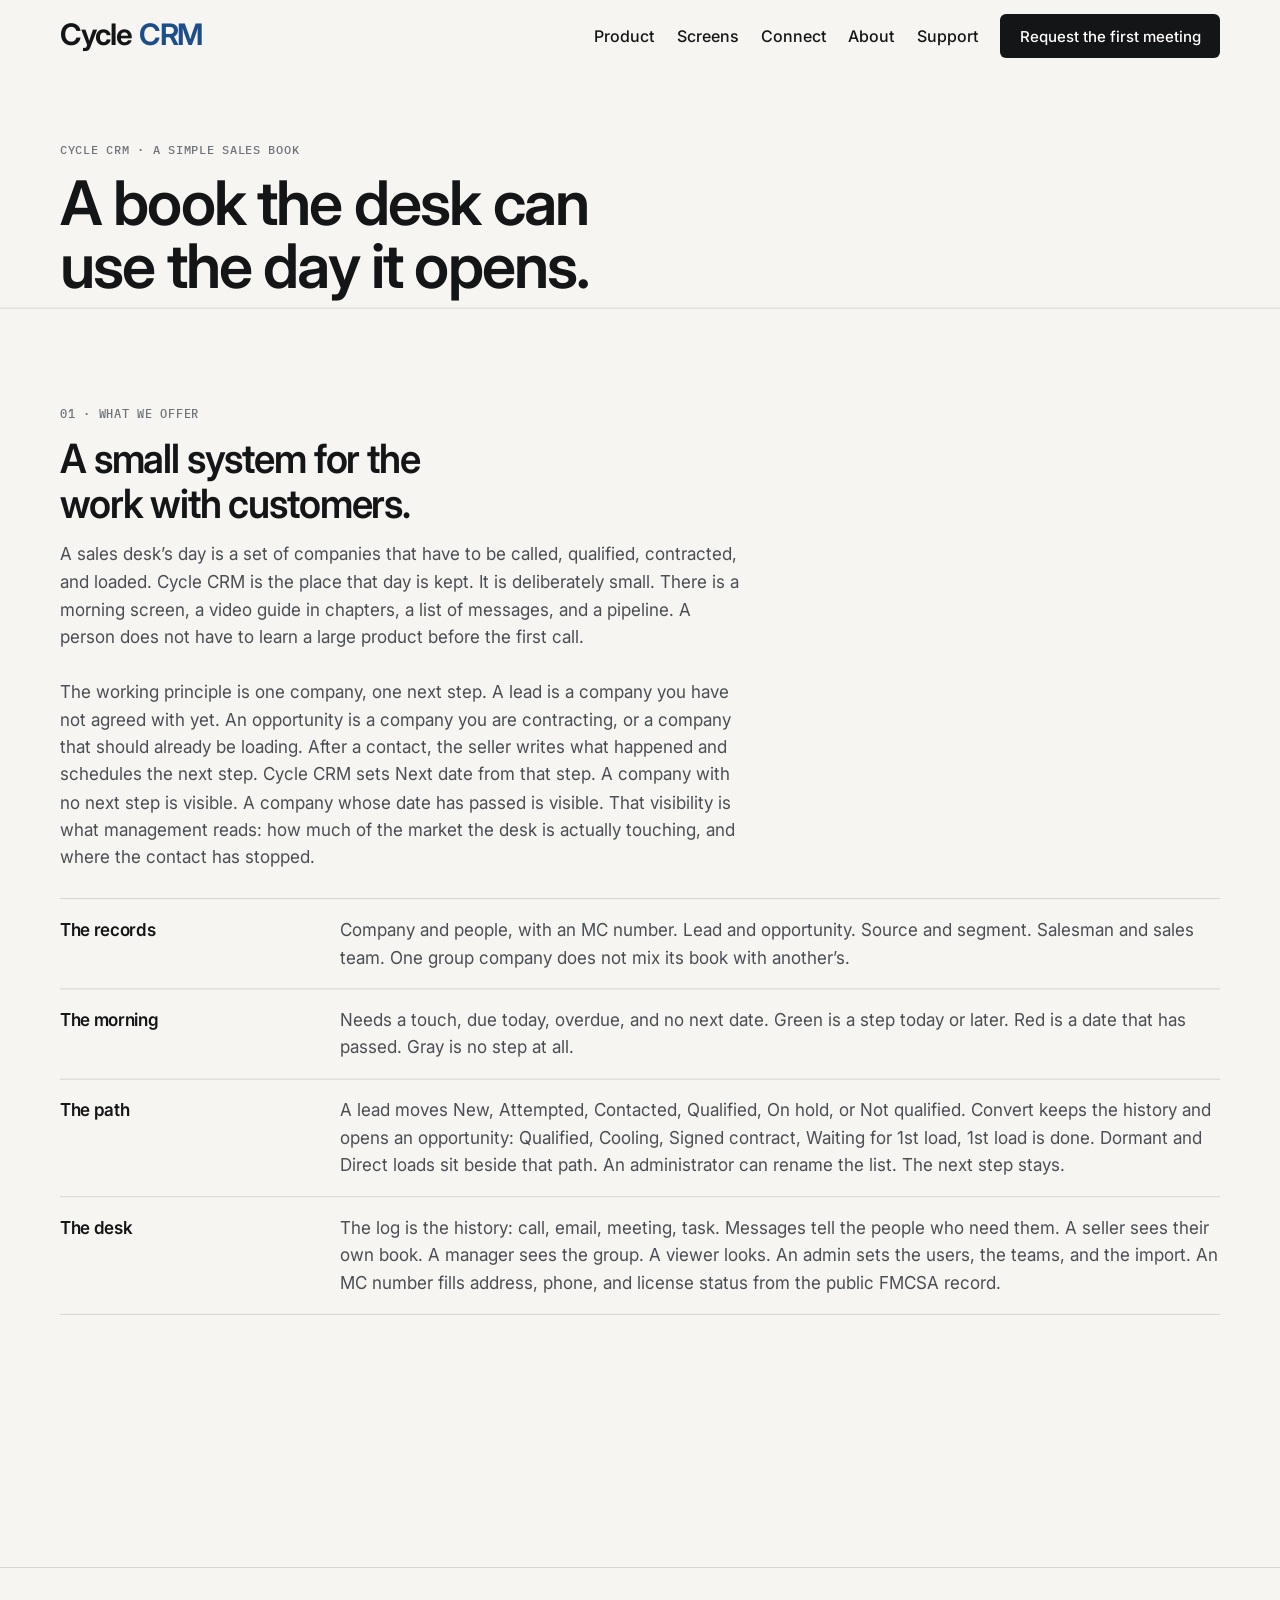
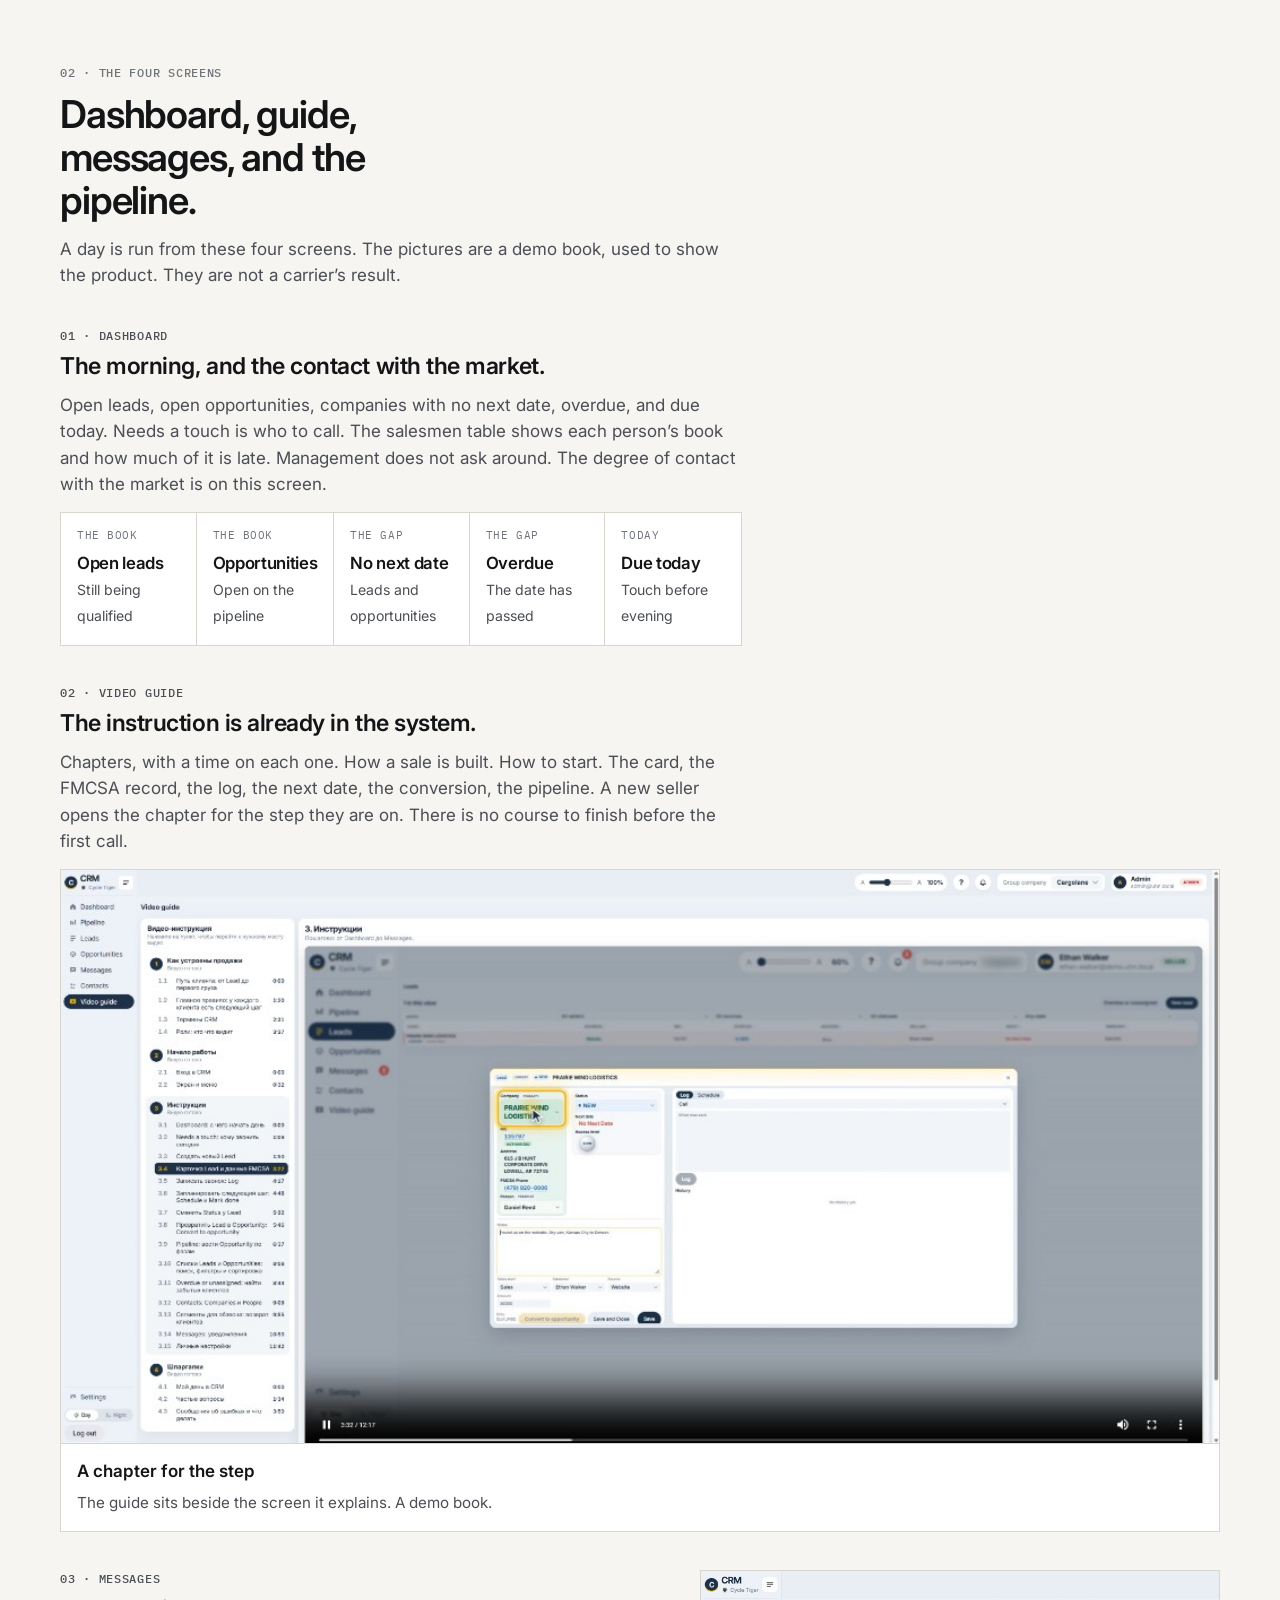
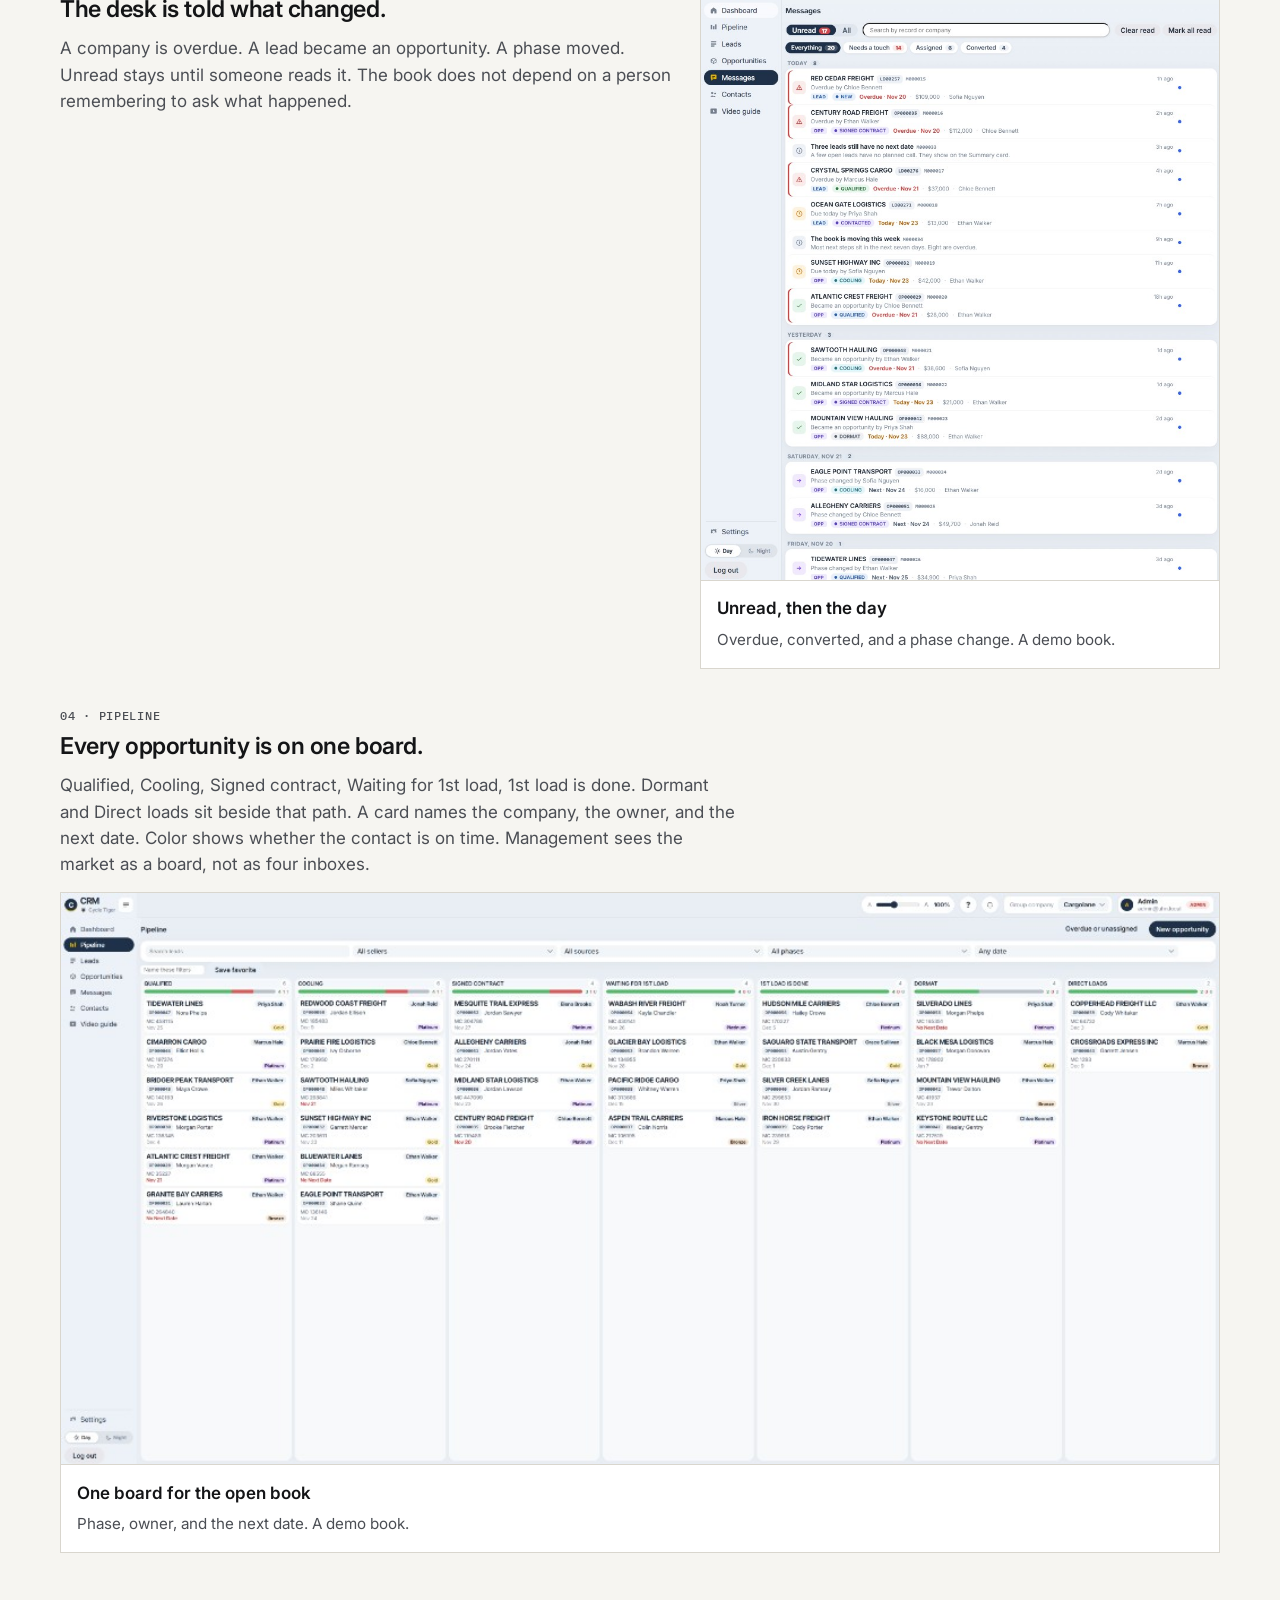
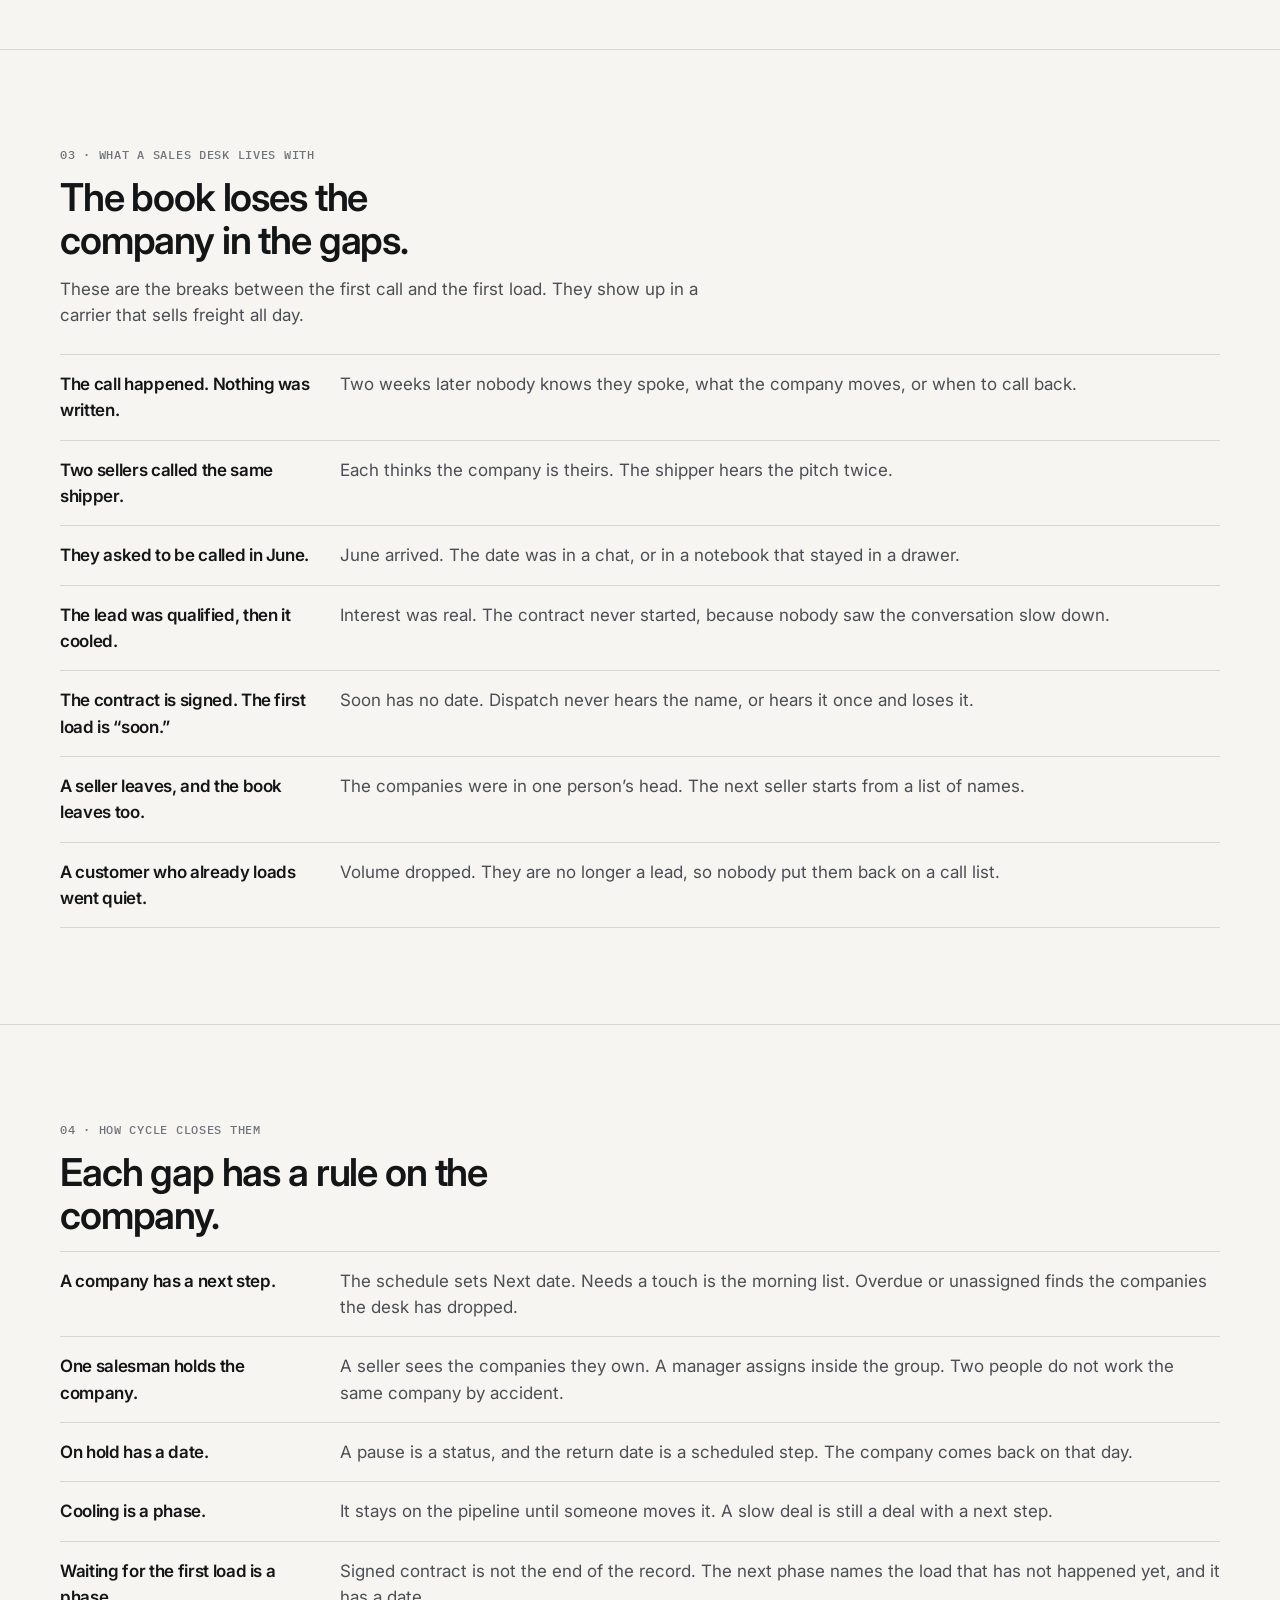
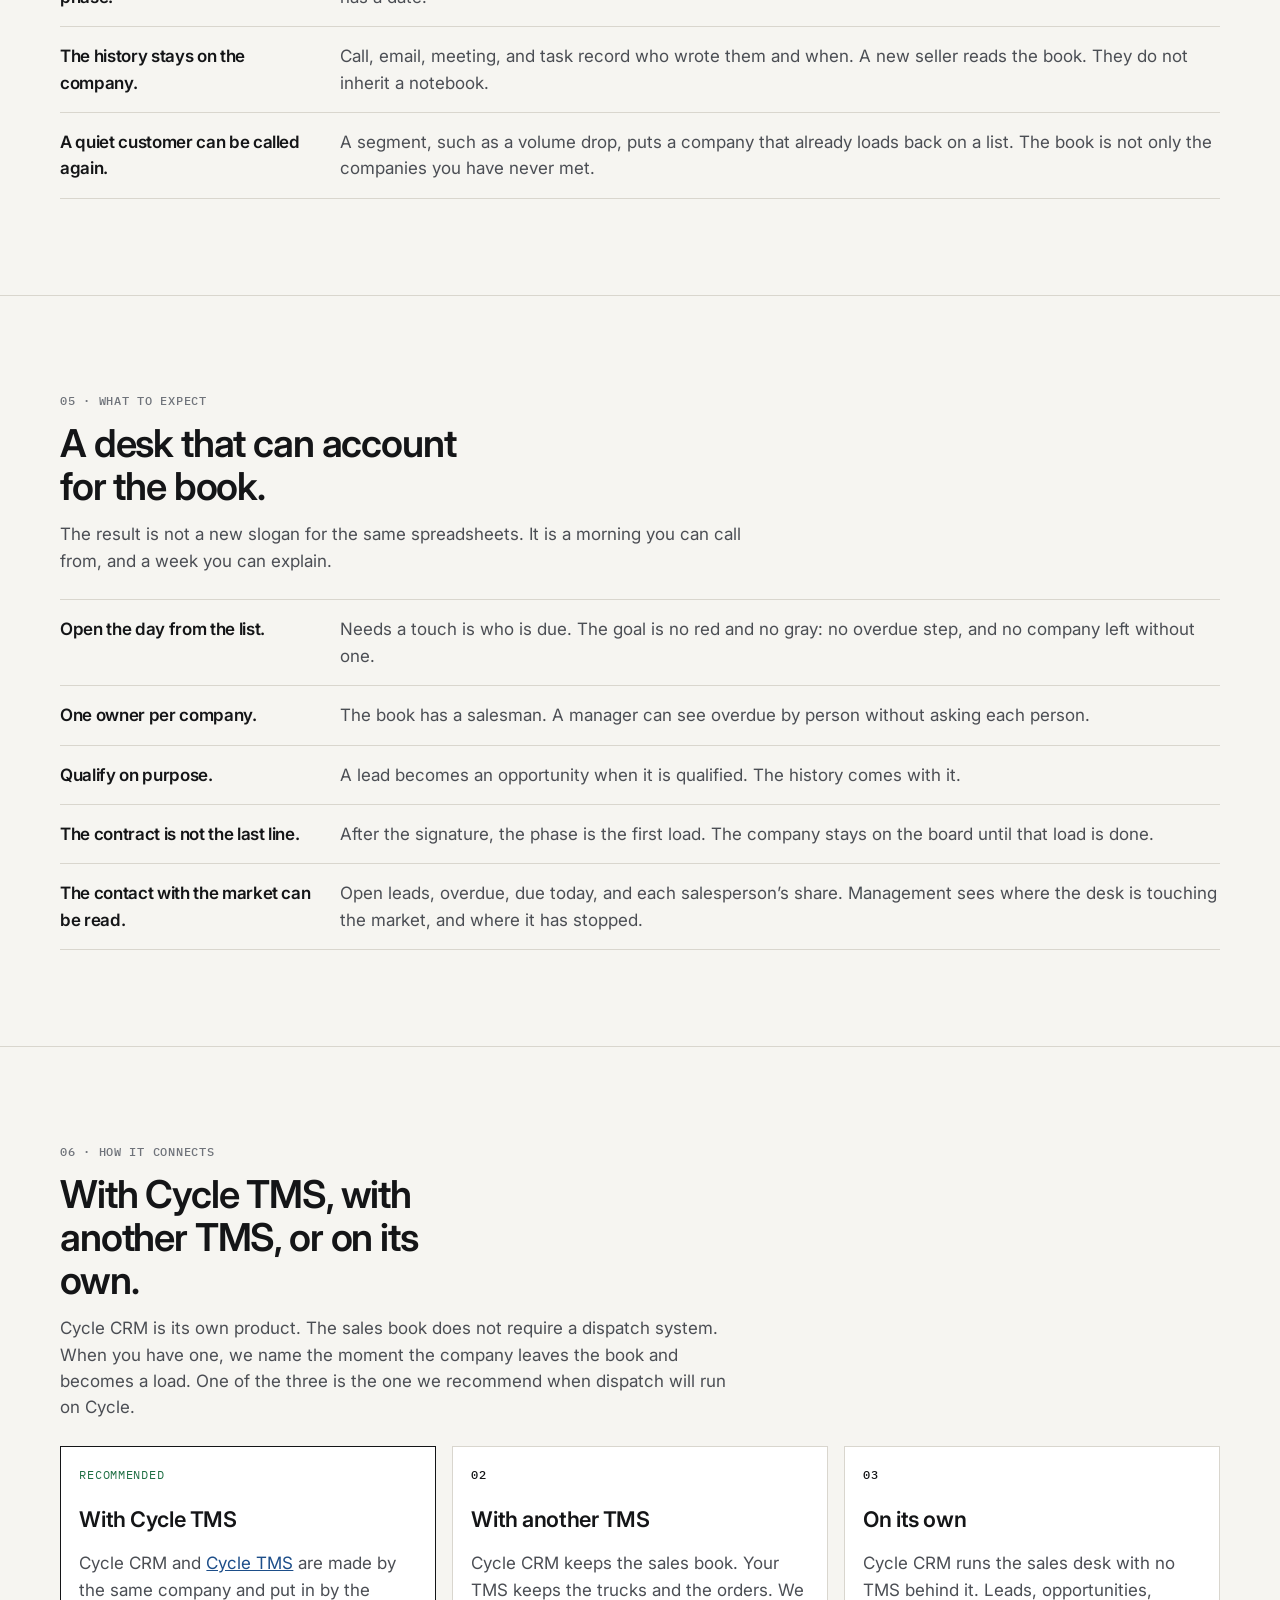
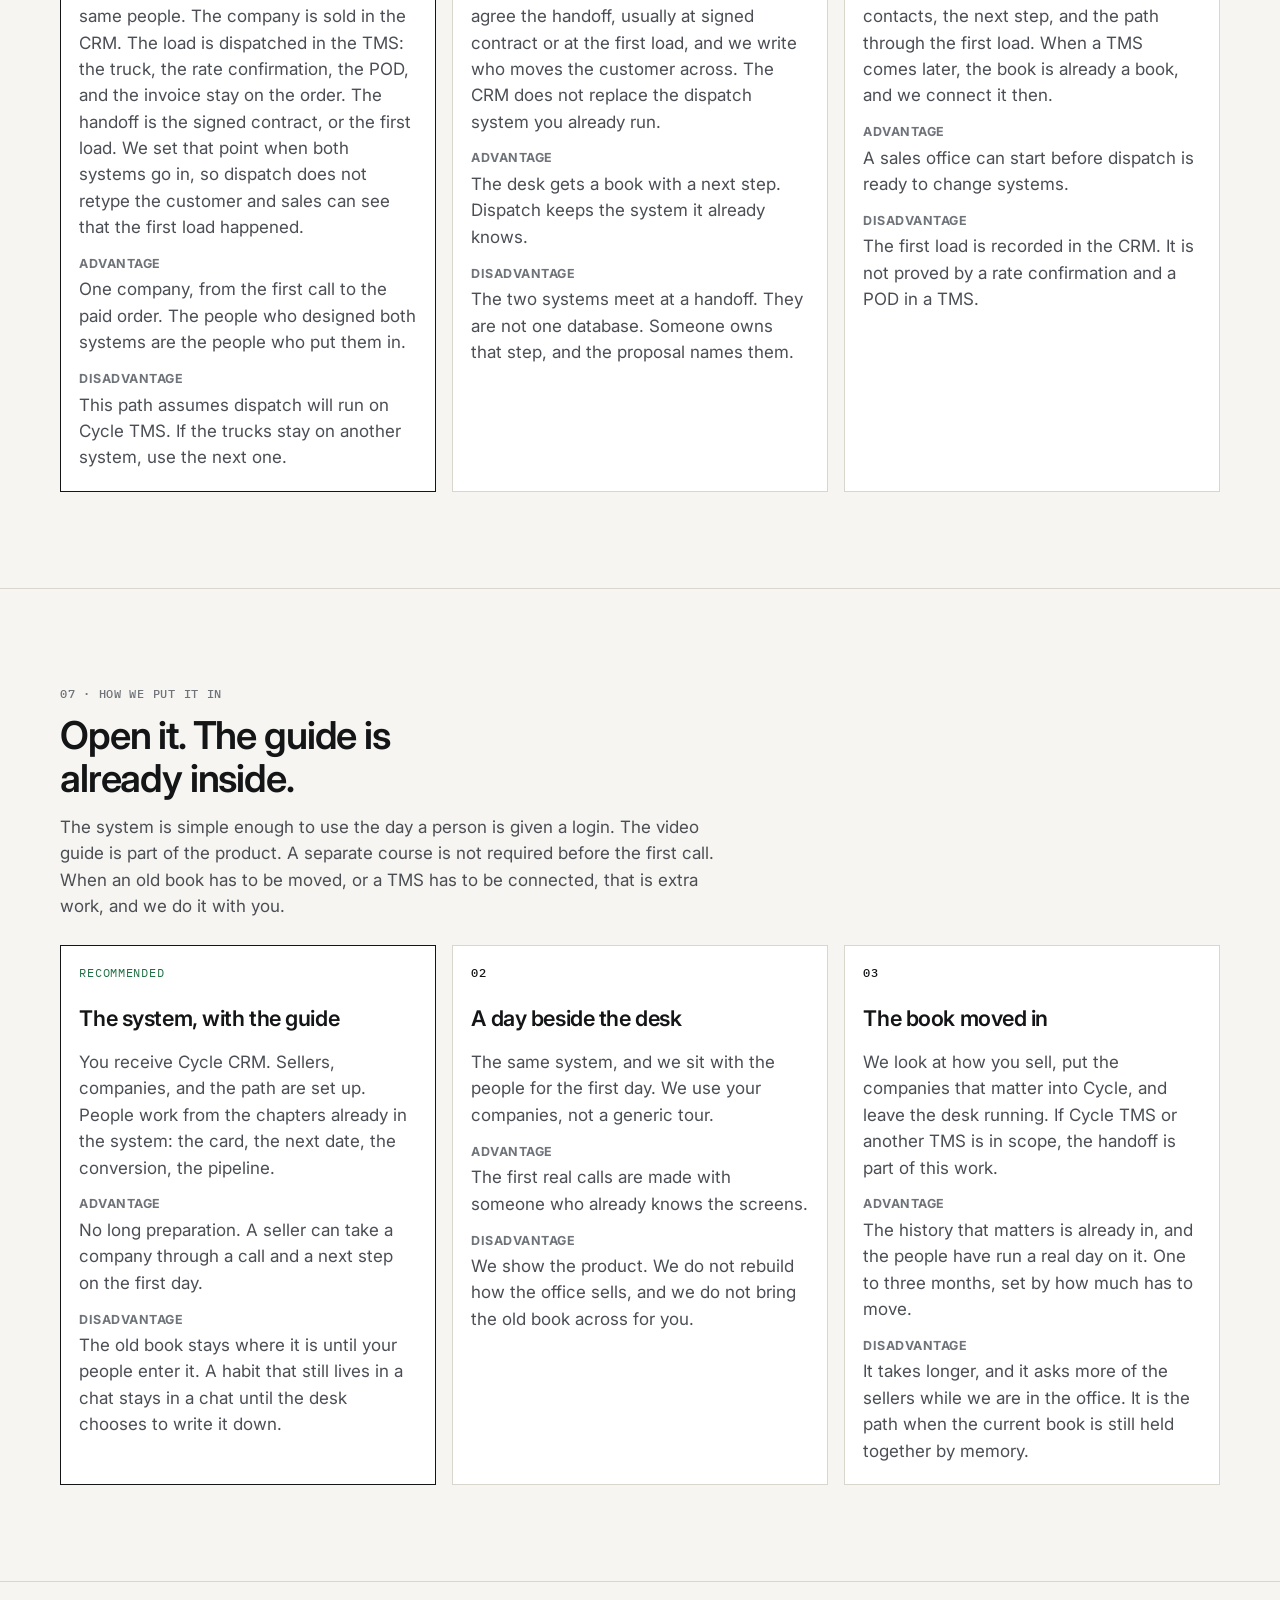
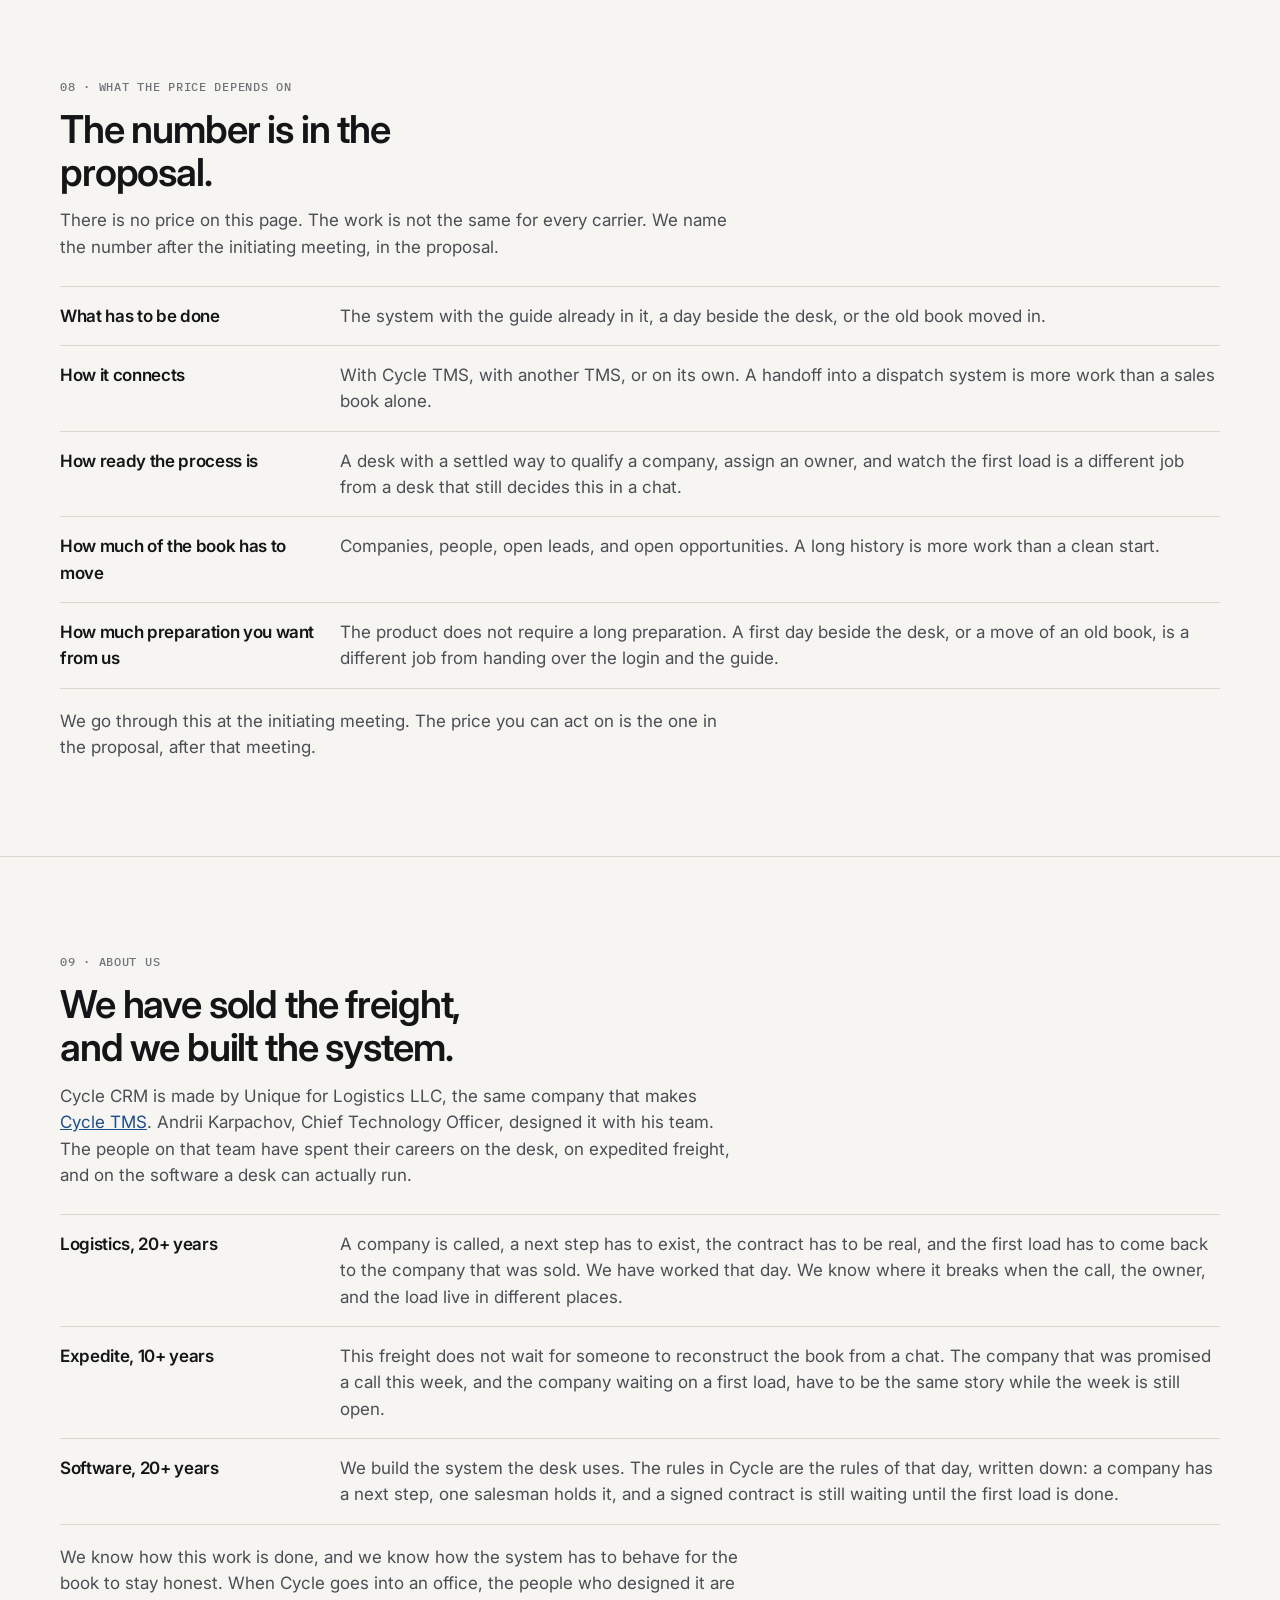
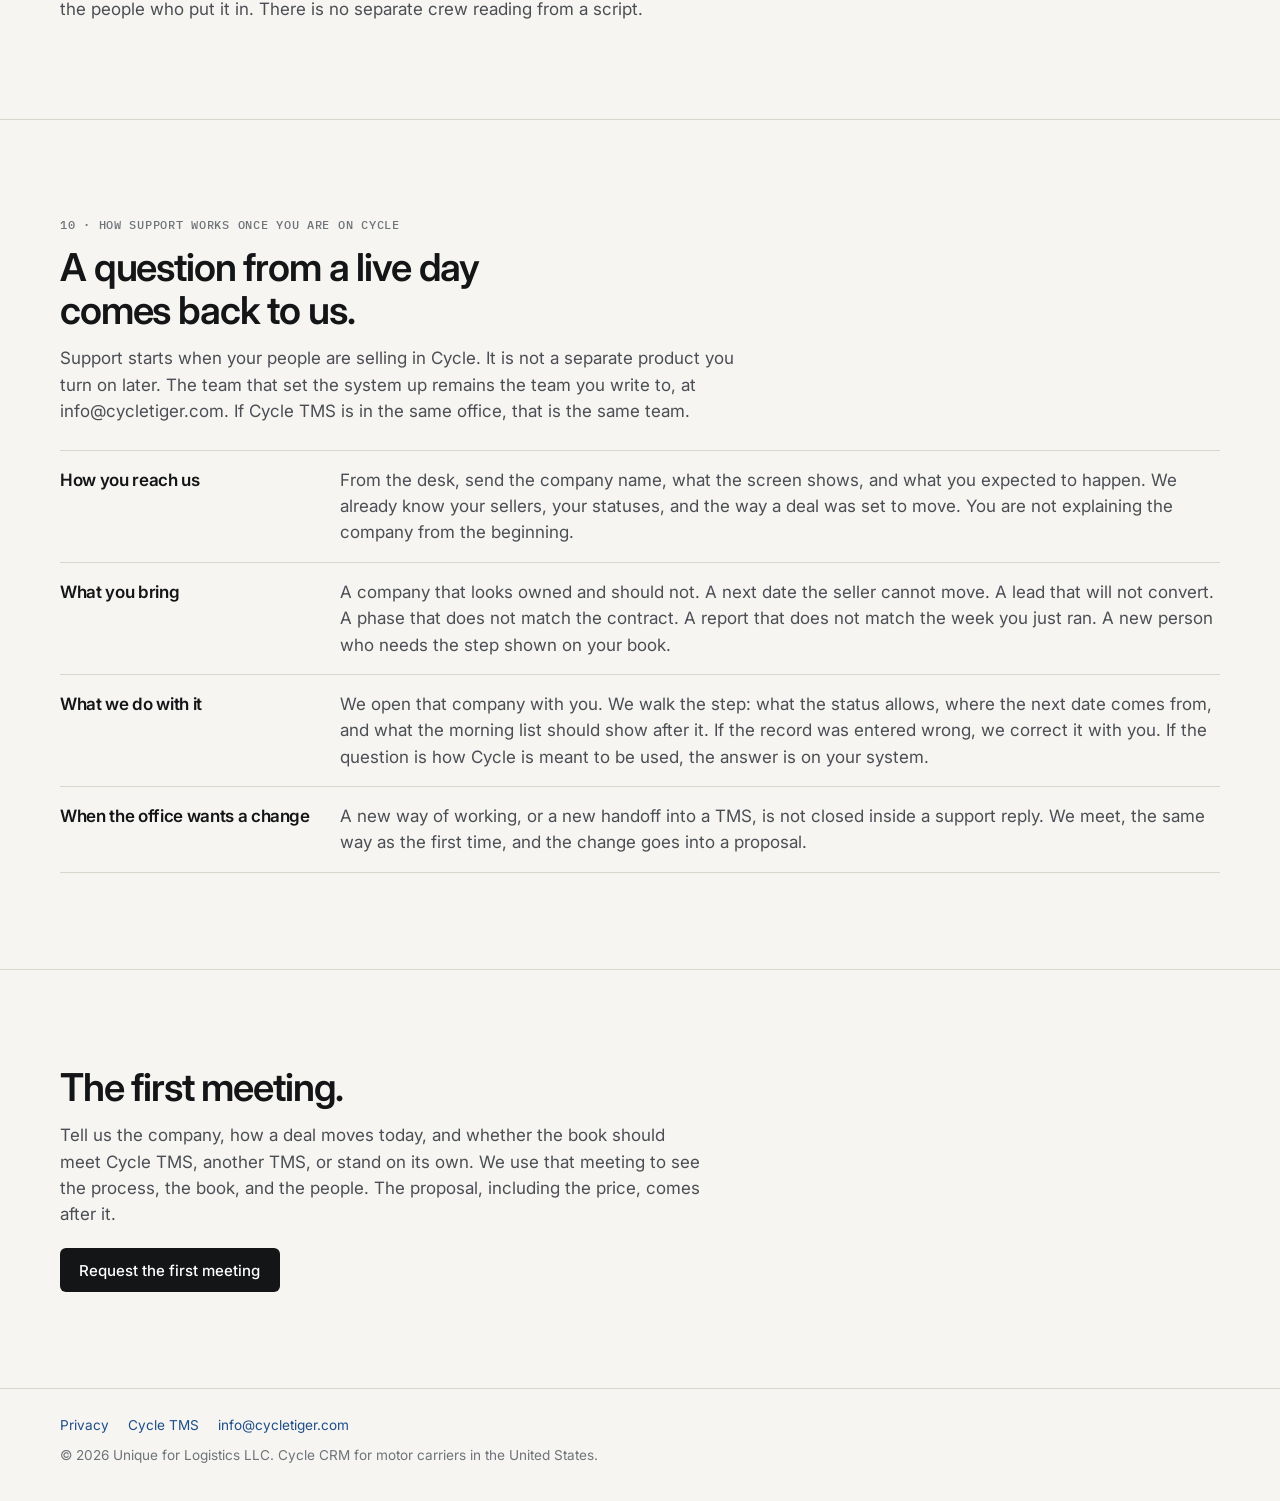
<file: index.html>
<!DOCTYPE html>
<html lang="en">
<head>
  <meta charset="UTF-8" />
  <meta name="viewport" content="width=device-width, initial-scale=1" />
  <title>Cycle CRM — A simple sales book the desk can use the day it opens</title>
  <meta name="description" content="Cycle CRM is a simple system for a carrier’s sales desk. It orders the work with each company and shows management how much of the market the desk is actually touching. It runs with Cycle TMS, with another TMS, or on its own." />
  <meta property="og:title" content="Cycle CRM — A simple sales book the desk can use the day it opens" />
  <meta property="og:description" content="Dashboard, a chaptered video guide, messages, and a pipeline. No long preparation. The price is in the proposal." />
  <meta property="og:type" content="website" />
  <meta property="og:url" content="https://crm.cycletiger.com/" />
  <link rel="icon" href="assets/favicon.svg" type="image/svg+xml" />
  <link rel="canonical" href="https://crm.cycletiger.com/" />
  <link rel="preconnect" href="https://fonts.googleapis.com" />
  <link rel="preconnect" href="https://fonts.gstatic.com" crossorigin />
  <link href="https://fonts.googleapis.com/css2?family=IBM+Plex+Mono:wght@500&family=Inter:wght@400;500;600&display=swap" rel="stylesheet" />
  <link rel="stylesheet" href="css/site.css" />
  <script type="application/ld+json">
    {
      "@context": "https://schema.org",
      "@type": "SoftwareApplication",
      "name": "Cycle CRM",
      "applicationCategory": "BusinessApplication",
      "operatingSystem": "Web",
      "url": "https://crm.cycletiger.com/",
      "description": "A simple sales system for a motor carrier. It orders the work with each company and shows management how much of the market the desk is touching. It runs with Cycle TMS, with another TMS, or on its own.",
      "inLanguage": "en",
      "author": {
        "@type": "Person",
        "name": "Andrii Karpachov",
        "jobTitle": "Chief Technology Officer"
      },
      "provider": {
        "@type": "Organization",
        "name": "Unique for Logistics LLC",
        "email": "info@cycletiger.com"
      }
    }
  </script>
</head>
<body>
  <a class="sr-only" href="#main">Skip to content</a>
  <header class="site-header" data-header>
    <div class="wrap site-header__inner">
      <a class="logo" href="index.html" aria-label="Cycle CRM home">
        <span class="logo-line1"><span class="logo-cycle">Cycle</span><span class="logo-mark">CRM</span></span>
      </a>
      <button class="nav-toggle" type="button" data-nav-toggle aria-expanded="false" aria-controls="site-nav">
        <span></span>
        <span class="sr-only">Menu</span>
      </button>
      <nav class="nav-links" id="site-nav" data-nav-drawer aria-label="Main">
        <a href="#offer">Product</a>
        <a href="#screens">Screens</a>
        <a href="#connect">Connect</a>
        <a href="#about">About</a>
        <a href="#support">Support</a>
        <button class="btn" type="button" data-open-walkthrough>Request the first meeting</button>
        <span class="nav-indicator" data-nav-indicator hidden></span>
      </nav>
    </div>
  </header>

  <main id="main">
    <section class="hero wrap" style="border-top:0;padding-bottom:1.2rem">
      <p class="kicker">Cycle CRM · a simple sales book</p>
      <h1>A book the desk can use the day it opens.</h1>
      <p class="hero-lead">Cycle CRM orders the work with each company, from the first call to the first load. It is a small system. A seller can use it without a long preparation. Management can see how much of the market the desk is actually touching. It runs with <a href="https://tms.cycletiger.com/">Cycle TMS</a>, with another TMS, or on its own. The price is written after we meet.</p>
      <div class="hero-ctas">
        <button class="btn" type="button" data-open-walkthrough>Request the first meeting</button>
        <a class="btn btn-line" href="#offer">What we offer</a>
      </div>
    </section>

    <section id="offer">
      <div class="wrap">
        <p class="kicker">01 · What we offer</p>
        <h2>A small system for the work with customers.</h2>
        <p class="lede">A sales desk’s day is a set of companies that have to be called, qualified, contracted, and loaded. Cycle CRM is the place that day is kept. It is deliberately small. There is a morning screen, a video guide in chapters, a list of messages, and a pipeline. A person does not have to learn a large product before the first call.</p>
        <p class="lede">The working principle is one company, one next step. A lead is a company you have not agreed with yet. An opportunity is a company you are contracting, or a company that should already be loading. After a contact, the seller writes what happened and schedules the next step. Cycle CRM sets Next date from that step. A company with no next step is visible. A company whose date has passed is visible. That visibility is what management reads: how much of the market the desk is actually touching, and where the contact has stopped.</p>
        <div class="ledger">
          <article class="row"><b>The records</b><p>Company and people, with an MC number. Lead and opportunity. Source and segment. Salesman and sales team. One group company does not mix its book with another’s.</p></article>
          <article class="row"><b>The morning</b><p>Needs a touch, due today, overdue, and no next date. Green is a step today or later. Red is a date that has passed. Gray is no step at all.</p></article>
          <article class="row"><b>The path</b><p>A lead moves New, Attempted, Contacted, Qualified, On hold, or Not qualified. Convert keeps the history and opens an opportunity: Qualified, Cooling, Signed contract, Waiting for 1st load, 1st load is done. Dormant and Direct loads sit beside that path. An administrator can rename the list. The next step stays.</p></article>
          <article class="row"><b>The desk</b><p>The log is the history: call, email, meeting, task. Messages tell the people who need them. A seller sees their own book. A manager sees the group. A viewer looks. An admin sets the users, the teams, and the import. An MC number fills address, phone, and license status from the public FMCSA record.</p></article>
        </div>
      </div>
    </section>

    <section id="screens">
      <div class="wrap">
        <p class="kicker">02 · The four screens</p>
        <h2>Dashboard, guide, messages, and the pipeline.</h2>
        <p class="lede">A day is run from these four screens. The pictures are a demo book, used to show the product. They are not a carrier’s result.</p>

        <article class="screen screen--full">
          <div>
            <p class="kicker">01 · Dashboard</p>
            <h3>The morning, and the contact with the market.</h3>
            <p>Open leads, open opportunities, companies with no next date, overdue, and due today. Needs a touch is who to call. The salesmen table shows each person’s book and how much of it is late. Management does not ask around. The degree of contact with the market is on this screen.</p>
          </div>
          <div class="morning" role="img" aria-label="What the dashboard counts: open leads, opportunities, no next date, overdue, and due today.">
            <article><small>The book</small><b>Open leads</b><span>Still being qualified</span></article>
            <article><small>The book</small><b>Opportunities</b><span>Open on the pipeline</span></article>
            <article><small>The gap</small><b>No next date</b><span>Leads and opportunities</span></article>
            <article><small>The gap</small><b>Overdue</b><span>The date has passed</span></article>
            <article><small>Today</small><b>Due today</b><span>Touch before evening</span></article>
          </div>
        </article>

        <article class="screen screen--full">
          <div>
            <p class="kicker">02 · Video guide</p>
            <h3>The instruction is already in the system.</h3>
            <p>Chapters, with a time on each one. How a sale is built. How to start. The card, the FMCSA record, the log, the next date, the conversion, the pipeline. A new seller opens the chapter for the step they are on. There is no course to finish before the first call.</p>
          </div>
          <figure class="shot">
            <img src="assets/screen-guide.jpg" alt="The video guide, opened on the chapter for a lead card and FMCSA data. The chapters are listed with a time for each." />
            <figcaption>
              <strong>A chapter for the step</strong>
              <span>The guide sits beside the screen it explains. A demo book.</span>
            </figcaption>
          </figure>
        </article>

        <article class="screen screen--pair">
          <div>
            <p class="kicker">03 · Messages</p>
            <h3>The desk is told what changed.</h3>
            <p>A company is overdue. A lead became an opportunity. A phase moved. Unread stays until someone reads it. The book does not depend on a person remembering to ask what happened.</p>
          </div>
          <figure class="shot">
            <img src="assets/screen-messages.png" alt="The messages list. Overdue companies, a lead that became an opportunity, and a phase that changed, grouped by day." />
            <figcaption>
              <strong>Unread, then the day</strong>
              <span>Overdue, converted, and a phase change. A demo book.</span>
            </figcaption>
          </figure>
        </article>

        <article class="screen screen--full">
          <div>
            <p class="kicker">04 · Pipeline</p>
            <h3>Every opportunity is on one board.</h3>
            <p>Qualified, Cooling, Signed contract, Waiting for 1st load, 1st load is done. Dormant and Direct loads sit beside that path. A card names the company, the owner, and the next date. Color shows whether the contact is on time. Management sees the market as a board, not as four inboxes.</p>
          </div>
          <figure class="shot">
            <img src="assets/screen-pipeline.png" alt="The pipeline board. Opportunities sit in columns from Qualified through the first load, with the owner and the next date on each card." />
            <figcaption>
              <strong>One board for the open book</strong>
              <span>Phase, owner, and the next date. A demo book.</span>
            </figcaption>
          </figure>
        </article>
      </div>
    </section>

    <section id="pains">
      <div class="wrap">
        <p class="kicker">03 · What a sales desk lives with</p>
        <h2>The book loses the company in the gaps.</h2>
        <p class="lede">These are the breaks between the first call and the first load. They show up in a carrier that sells freight all day.</p>
        <div class="ledger">
          <article class="row"><b>The call happened. Nothing was written.</b><p>Two weeks later nobody knows they spoke, what the company moves, or when to call back.</p></article>
          <article class="row"><b>Two sellers called the same shipper.</b><p>Each thinks the company is theirs. The shipper hears the pitch twice.</p></article>
          <article class="row"><b>They asked to be called in June.</b><p>June arrived. The date was in a chat, or in a notebook that stayed in a drawer.</p></article>
          <article class="row"><b>The lead was qualified, then it cooled.</b><p>Interest was real. The contract never started, because nobody saw the conversation slow down.</p></article>
          <article class="row"><b>The contract is signed. The first load is “soon.”</b><p>Soon has no date. Dispatch never hears the name, or hears it once and loses it.</p></article>
          <article class="row"><b>A seller leaves, and the book leaves too.</b><p>The companies were in one person’s head. The next seller starts from a list of names.</p></article>
          <article class="row"><b>A customer who already loads went quiet.</b><p>Volume dropped. They are no longer a lead, so nobody put them back on a call list.</p></article>
        </div>
      </div>
    </section>

    <section id="close">
      <div class="wrap">
        <p class="kicker">04 · How Cycle closes them</p>
        <h2>Each gap has a rule on the company.</h2>
        <div class="ledger">
          <article class="row"><b>A company has a next step.</b><p>The schedule sets Next date. Needs a touch is the morning list. Overdue or unassigned finds the companies the desk has dropped.</p></article>
          <article class="row"><b>One salesman holds the company.</b><p>A seller sees the companies they own. A manager assigns inside the group. Two people do not work the same company by accident.</p></article>
          <article class="row"><b>On hold has a date.</b><p>A pause is a status, and the return date is a scheduled step. The company comes back on that day.</p></article>
          <article class="row"><b>Cooling is a phase.</b><p>It stays on the pipeline until someone moves it. A slow deal is still a deal with a next step.</p></article>
          <article class="row"><b>Waiting for the first load is a phase.</b><p>Signed contract is not the end of the record. The next phase names the load that has not happened yet, and it has a date.</p></article>
          <article class="row"><b>The history stays on the company.</b><p>Call, email, meeting, and task record who wrote them and when. A new seller reads the book. They do not inherit a notebook.</p></article>
          <article class="row"><b>A quiet customer can be called again.</b><p>A segment, such as a volume drop, puts a company that already loads back on a list. The book is not only the companies you have never met.</p></article>
        </div>
      </div>
    </section>

    <section id="result">
      <div class="wrap">
        <p class="kicker">05 · What to expect</p>
        <h2>A desk that can account for the book.</h2>
        <p class="lede">The result is not a new slogan for the same spreadsheets. It is a morning you can call from, and a week you can explain.</p>
        <div class="ledger">
          <article class="row"><b>Open the day from the list.</b><p>Needs a touch is who is due. The goal is no red and no gray: no overdue step, and no company left without one.</p></article>
          <article class="row"><b>One owner per company.</b><p>The book has a salesman. A manager can see overdue by person without asking each person.</p></article>
          <article class="row"><b>Qualify on purpose.</b><p>A lead becomes an opportunity when it is qualified. The history comes with it.</p></article>
          <article class="row"><b>The contract is not the last line.</b><p>After the signature, the phase is the first load. The company stays on the board until that load is done.</p></article>
          <article class="row"><b>The contact with the market can be read.</b><p>Open leads, overdue, due today, and each salesperson’s share. Management sees where the desk is touching the market, and where it has stopped.</p></article>
        </div>
      </div>
    </section>


    <section id="connect">
      <div class="wrap">
        <p class="kicker">06 · How it connects</p>
        <h2>With Cycle TMS, with another TMS, or on its own.</h2>
        <p class="lede">Cycle CRM is its own product. The sales book does not require a dispatch system. When you have one, we name the moment the company leaves the book and becomes a load. One of the three is the one we recommend when dispatch will run on Cycle.</p>
        <div class="paths">
          <article class="path path--yes">
            <span class="mark">Recommended</span>
            <h3>With Cycle TMS</h3>
            <p>Cycle CRM and <a href="https://tms.cycletiger.com/">Cycle TMS</a> are made by the same company and put in by the same people. The company is sold in the CRM. The load is dispatched in the TMS: the truck, the rate confirmation, the POD, and the invoice stay on the order. The handoff is the signed contract, or the first load. We set that point when both systems go in, so dispatch does not retype the customer and sales can see that the first load happened.</p>
            <div class="side"><b>Advantage</b><p>One company, from the first call to the paid order. The people who designed both systems are the people who put them in.</p></div>
            <div class="side"><b>Disadvantage</b><p>This path assumes dispatch will run on Cycle TMS. If the trucks stay on another system, use the next one.</p></div>
          </article>
          <article class="path">
            <span class="tag">02</span>
            <h3>With another TMS</h3>
            <p>Cycle CRM keeps the sales book. Your TMS keeps the trucks and the orders. We agree the handoff, usually at signed contract or at the first load, and we write who moves the customer across. The CRM does not replace the dispatch system you already run.</p>
            <div class="side"><b>Advantage</b><p>The desk gets a book with a next step. Dispatch keeps the system it already knows.</p></div>
            <div class="side"><b>Disadvantage</b><p>The two systems meet at a handoff. They are not one database. Someone owns that step, and the proposal names them.</p></div>
          </article>
          <article class="path">
            <span class="tag">03</span>
            <h3>On its own</h3>
            <p>Cycle CRM runs the sales desk with no TMS behind it. Leads, opportunities, contacts, the next step, and the path through the first load. When a TMS comes later, the book is already a book, and we connect it then.</p>
            <div class="side"><b>Advantage</b><p>A sales office can start before dispatch is ready to change systems.</p></div>
            <div class="side"><b>Disadvantage</b><p>The first load is recorded in the CRM. It is not proved by a rate confirmation and a POD in a TMS.</p></div>
          </article>
        </div>
      </div>
    </section>

    <section id="setup">
      <div class="wrap">
        <p class="kicker">07 · How we put it in</p>
        <h2>Open it. The guide is already inside.</h2>
        <p class="lede">The system is simple enough to use the day a person is given a login. The video guide is part of the product. A separate course is not required before the first call. When an old book has to be moved, or a TMS has to be connected, that is extra work, and we do it with you.</p>
        <div class="paths">
          <article class="path path--yes">
            <span class="mark">Recommended</span>
            <h3>The system, with the guide</h3>
            <p>You receive Cycle CRM. Sellers, companies, and the path are set up. People work from the chapters already in the system: the card, the next date, the conversion, the pipeline.</p>
            <div class="side"><b>Advantage</b><p>No long preparation. A seller can take a company through a call and a next step on the first day.</p></div>
            <div class="side"><b>Disadvantage</b><p>The old book stays where it is until your people enter it. A habit that still lives in a chat stays in a chat until the desk chooses to write it down.</p></div>
          </article>
          <article class="path">
            <span class="tag">02</span>
            <h3>A day beside the desk</h3>
            <p>The same system, and we sit with the people for the first day. We use your companies, not a generic tour.</p>
            <div class="side"><b>Advantage</b><p>The first real calls are made with someone who already knows the screens.</p></div>
            <div class="side"><b>Disadvantage</b><p>We show the product. We do not rebuild how the office sells, and we do not bring the old book across for you.</p></div>
          </article>
          <article class="path">
            <span class="tag">03</span>
            <h3>The book moved in</h3>
            <p>We look at how you sell, put the companies that matter into Cycle, and leave the desk running. If Cycle TMS or another TMS is in scope, the handoff is part of this work.</p>
            <div class="side"><b>Advantage</b><p>The history that matters is already in, and the people have run a real day on it. One to three months, set by how much has to move.</p></div>
            <div class="side"><b>Disadvantage</b><p>It takes longer, and it asks more of the sellers while we are in the office. It is the path when the current book is still held together by memory.</p></div>
          </article>
        </div>
      </div>
    </section>

    <section id="price">
      <div class="wrap">
        <p class="kicker">08 · What the price depends on</p>
        <h2>The number is in the proposal.</h2>
        <p class="lede">There is no price on this page. The work is not the same for every carrier. We name the number after the initiating meeting, in the proposal.</p>
        <div class="ledger">
          <article class="row"><b>What has to be done</b><p>The system with the guide already in it, a day beside the desk, or the old book moved in.</p></article>
          <article class="row"><b>How it connects</b><p>With Cycle TMS, with another TMS, or on its own. A handoff into a dispatch system is more work than a sales book alone.</p></article>
          <article class="row"><b>How ready the process is</b><p>A desk with a settled way to qualify a company, assign an owner, and watch the first load is a different job from a desk that still decides this in a chat.</p></article>
          <article class="row"><b>How much of the book has to move</b><p>Companies, people, open leads, and open opportunities. A long history is more work than a clean start.</p></article>
          <article class="row"><b>How much preparation you want from us</b><p>The product does not require a long preparation. A first day beside the desk, or a move of an old book, is a different job from handing over the login and the guide.</p></article>
        </div>
        <p class="note">We go through this at the initiating meeting. The price you can act on is the one in the proposal, after that meeting.</p>
      </div>
    </section>

    <section id="about">
      <div class="wrap">
        <p class="kicker">09 · About us</p>
        <h2>We have sold the freight, and we built the system.</h2>
        <p class="lede">Cycle CRM is made by Unique for Logistics LLC, the same company that makes <a href="https://tms.cycletiger.com/">Cycle TMS</a>. Andrii Karpachov, Chief Technology Officer, designed it with his team. The people on that team have spent their careers on the desk, on expedited freight, and on the software a desk can actually run.</p>
        <div class="ledger">
          <article class="row"><b>Logistics, 20+ years</b><p>A company is called, a next step has to exist, the contract has to be real, and the first load has to come back to the company that was sold. We have worked that day. We know where it breaks when the call, the owner, and the load live in different places.</p></article>
          <article class="row"><b>Expedite, 10+ years</b><p>This freight does not wait for someone to reconstruct the book from a chat. The company that was promised a call this week, and the company waiting on a first load, have to be the same story while the week is still open.</p></article>
          <article class="row"><b>Software, 20+ years</b><p>We build the system the desk uses. The rules in Cycle are the rules of that day, written down: a company has a next step, one salesman holds it, and a signed contract is still waiting until the first load is done.</p></article>
        </div>
        <p class="note">We know how this work is done, and we know how the system has to behave for the book to stay honest. When Cycle goes into an office, the people who designed it are the people who put it in. There is no separate crew reading from a script.</p>
      </div>
    </section>

    <section id="support">
      <div class="wrap">
        <p class="kicker">10 · How support works once you are on Cycle</p>
        <h2>A question from a live day comes back to us.</h2>
        <p class="lede">Support starts when your people are selling in Cycle. It is not a separate product you turn on later. The team that set the system up remains the team you write to, at info@cycletiger.com. If Cycle TMS is in the same office, that is the same team.</p>
        <div class="ledger">
          <article class="row"><b>How you reach us</b><p>From the desk, send the company name, what the screen shows, and what you expected to happen. We already know your sellers, your statuses, and the way a deal was set to move. You are not explaining the company from the beginning.</p></article>
          <article class="row"><b>What you bring</b><p>A company that looks owned and should not. A next date the seller cannot move. A lead that will not convert. A phase that does not match the contract. A report that does not match the week you just ran. A new person who needs the step shown on your book.</p></article>
          <article class="row"><b>What we do with it</b><p>We open that company with you. We walk the step: what the status allows, where the next date comes from, and what the morning list should show after it. If the record was entered wrong, we correct it with you. If the question is how Cycle is meant to be used, the answer is on your system.</p></article>
          <article class="row"><b>When the office wants a change</b><p>A new way of working, or a new handoff into a TMS, is not closed inside a support reply. We meet, the same way as the first time, and the change goes into a proposal.</p></article>
        </div>
      </div>
    </section>

    <section class="cta">
      <div class="wrap">
        <h2>The first meeting.</h2>
        <p>Tell us the company, how a deal moves today, and whether the book should meet Cycle TMS, another TMS, or stand on its own. We use that meeting to see the process, the book, and the people. The proposal, including the price, comes after it.</p>
        <button class="btn" type="button" data-open-walkthrough>Request the first meeting</button>
      </div>
    </section>
  </main>

  <footer>
    <div class="wrap">
      <div class="footer-links">
        <a href="privacy.html">Privacy</a>
        <a href="https://tms.cycletiger.com/">Cycle TMS</a>
        <a href="mailto:info@cycletiger.com">info@cycletiger.com</a>
      </div>
      <p>© 2026 Unique for Logistics LLC. Cycle CRM for motor carriers in the United States.</p>
    </div>
  </footer>

  <div class="modal" data-modal aria-hidden="true" role="dialog" aria-modal="true" aria-labelledby="walk-title">
    <div class="modal-backdrop" data-close-modal></div>
    <div class="modal-panel">
      <div class="modal-header">
        <div>
          <h2 id="walk-title">The first meeting</h2>
          <p>This opens an email to info@cycletiger.com. The proposal, with the price, comes after we meet.</p>
        </div>
        <button class="modal-close" type="button" data-close-modal aria-label="Close">×</button>
      </div>
      <form data-walkthrough-form>
        <div class="field">
          <label for="name">Name</label>
          <input id="name" name="name" type="text" autocomplete="name" required />
        </div>
        <div class="field">
          <label for="company">Company</label>
          <input id="company" name="company" type="text" autocomplete="organization" required />
        </div>
        <div class="field">
          <label for="email">Email</label>
          <input id="email" name="email" type="email" autocomplete="email" required />
        </div>
        <div class="field">
          <label for="note">How the desk sells today</label>
          <textarea id="note" name="note" placeholder="How a company is called and owned, and whether you want Cycle CRM with Cycle TMS, with another TMS, or on its own."></textarea>
        </div>
        <p class="form-error" data-form-error hidden>Enter a name, a company, and a valid email.</p>
        <button class="btn" type="submit">Email this request</button>
        <p class="form-hint">If mail does not open, write to info@cycletiger.com.</p>
      </form>
    </div>
  </div>
  <script src="js/site.js" defer></script>
</body>
</html>
</file>
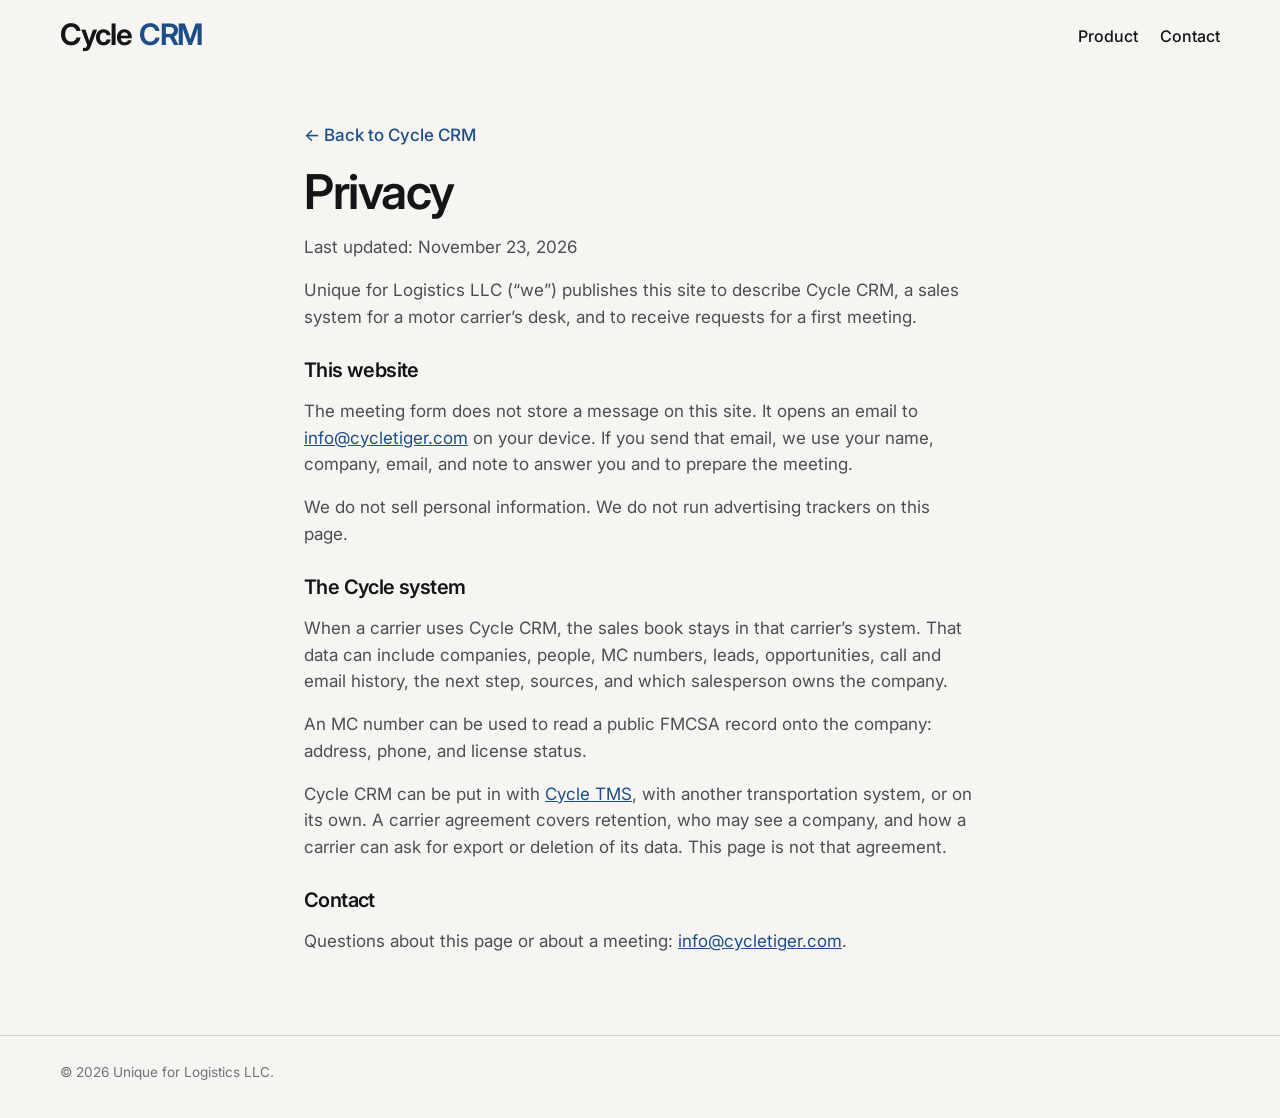
<file: privacy.html>
<!DOCTYPE html>
<html lang="en">
<head>
  <meta charset="UTF-8" />
  <meta name="viewport" content="width=device-width, initial-scale=1" />
  <title>Privacy — Cycle CRM</title>
  <meta name="description" content="Privacy for the Cycle CRM website and for sales data in the Cycle system." />
  <link rel="icon" href="assets/favicon.svg" type="image/svg+xml" />
  <link rel="canonical" href="https://crm.cycletiger.com/privacy.html" />
  <link rel="preconnect" href="https://fonts.googleapis.com" />
  <link rel="preconnect" href="https://fonts.gstatic.com" crossorigin />
  <link href="https://fonts.googleapis.com/css2?family=IBM+Plex+Mono:wght@500&family=Inter:wght@400;500;600&display=swap" rel="stylesheet" />
  <link rel="stylesheet" href="css/site.css" />
</head>
<body>
  <header class="site-header">
    <div class="wrap site-header__inner">
      <a class="logo" href="index.html" aria-label="Cycle CRM home">
        <span class="logo-line1"><span class="logo-cycle">Cycle</span><span class="logo-mark">CRM</span></span>
      </a>
      <nav class="nav-links" aria-label="Main">
        <a href="index.html#offer">Product</a>
        <a href="mailto:info@cycletiger.com">Contact</a>
      </nav>
    </div>
  </header>

  <main class="wrap legal-page">
    <a class="back" href="index.html">← Back to Cycle CRM</a>
    <h1>Privacy</h1>
    <p class="updated">Last updated: November 23, 2026</p>
    <p>
      Unique for Logistics LLC (“we”) publishes this site to describe Cycle CRM, a sales system for a motor carrier’s desk, and to receive requests for a first meeting.
    </p>

    <h2>This website</h2>
    <p>
      The meeting form does not store a message on this site. It opens an email to
      <a href="mailto:info@cycletiger.com">info@cycletiger.com</a>
      on your device. If you send that email, we use your name, company, email, and note to answer you and to prepare the meeting.
    </p>
    <p>We do not sell personal information. We do not run advertising trackers on this page.</p>

    <h2>The Cycle system</h2>
    <p>
      When a carrier uses Cycle CRM, the sales book stays in that carrier’s system. That data can include companies, people, MC numbers, leads, opportunities, call and email history, the next step, sources, and which salesperson owns the company.
    </p>
    <p>
      An MC number can be used to read a public FMCSA record onto the company: address, phone, and license status.
    </p>
    <p>
      Cycle CRM can be put in with <a href="https://tms.cycletiger.com/">Cycle TMS</a>, with another transportation system, or on its own. A carrier agreement covers retention, who may see a company, and how a carrier can ask for export or deletion of its data. This page is not that agreement.
    </p>

    <h2>Contact</h2>
    <p>
      Questions about this page or about a meeting:
      <a href="mailto:info@cycletiger.com">info@cycletiger.com</a>.
    </p>
  </main>

  <footer>
    <div class="wrap">
      <p>© 2026 Unique for Logistics LLC.</p>
    </div>
  </footer>
</body>
</html>
</file>
<file: css/site.css>
:root {
  --bg: #f6f5f1;
  --paper: #ffffff;
  --recess: #eceae3;
  --ink: #141517;
  --body: #4b4e54;
  --muted: #6f737a;
  --line: #d9d6ce;
  --line-strong: #c8c4ba;
  --link: #1d4e89;
  --ok: #1e6f43;
  --run: #1d4e89;
  --hold: #9a5b04;
  --bad: #b42318;
  --off: #6f737a;
  --sans: Inter, "Segoe UI", sans-serif;
  --mono: "IBM Plex Mono", ui-monospace, monospace;
  --header: 4.6rem;
}

*,
*::before,
*::after { box-sizing: border-box; }

html { scroll-behavior: smooth; }

body {
  margin: 0;
  font-family: var(--sans);
  font-size: 17px;
  line-height: 1.55;
  color: var(--ink);
  background: var(--bg);
  -webkit-font-smoothing: antialiased;
}

body.nav-open,
body.modal-open { overflow: hidden; }

img, video { max-width: 100%; display: block; }

a { color: var(--link); }

button, input, textarea { font-family: inherit; }

.wrap {
  width: min(1160px, calc(100% - 3rem));
  margin-inline: auto;
}

.sr-only {
  position: absolute;
  width: 1px;
  height: 1px;
  padding: 0;
  margin: -1px;
  overflow: hidden;
  clip: rect(0, 0, 0, 0);
  white-space: nowrap;
  border: 0;
}

.site-header {
  position: sticky;
  top: 0;
  z-index: 40;
  height: var(--header);
  background: var(--bg);
  border-bottom: 1px solid transparent;
  transition: box-shadow 0.35s ease, border-color 0.35s ease;
}

.site-header.is-scrolled {
  border-bottom-color: var(--line);
  box-shadow: 0 10px 28px rgba(20, 21, 23, 0.07);
}

.reveal { opacity: 0; }

.reveal.is-in {
  opacity: 1;
  transition: opacity 0.6s ease;
}

main > section {
  position: relative;
  z-index: 1;
  background: var(--bg);
  --pull: 0px;
}

main > section.is-approaching {
  z-index: 2;
  transform: translate3d(0, calc(var(--pull) * -1), 0);
}

main > section.is-approaching::after {
  content: "";
  position: absolute;
  left: 0;
  right: 0;
  top: 100%;
  height: var(--pull);
  background: var(--bg);
}

main > section > .wrap {
  transform-origin: top center;
}

.site-header__inner {
  height: 100%;
  display: flex;
  align-items: center;
  justify-content: space-between;
  gap: 1rem;
}

.logo { text-decoration: none; color: var(--ink); }
.logo-line1 {
  display: inline-flex;
  align-items: baseline;
  gap: 0.42rem;
  font-weight: 650;
  font-size: 1.85rem;
  letter-spacing: -0.035em;
  line-height: 1;
}
.logo-mark { color: var(--link); }
.logo-tag { display: none; }

.nav-links {
  position: relative;
  display: flex;
  align-items: center;
  gap: 1.4rem;
}

.nav-links a:not(.btn) {
  color: var(--ink);
  text-decoration: none;
  font-size: 1rem;
  font-weight: 500;
  transition: color 0.2s ease;
}

.nav-links a:not(.btn):hover,
.nav-links a:not(.btn).is-current { color: var(--link); }

.nav-indicator {
  position: absolute;
  left: 0;
  bottom: -0.55rem;
  height: 2px;
  width: 0;
  background: var(--link);
  pointer-events: none;
  transition: left 0.35s cubic-bezier(0.2, 0.7, 0.2, 1), width 0.35s cubic-bezier(0.2, 0.7, 0.2, 1), opacity 0.2s ease;
}

.btn {
  display: inline-flex;
  align-items: center;
  justify-content: center;
  height: 44px;
  padding: 0 1.15rem;
  border-radius: 6px;
  border: 1px solid transparent;
  cursor: pointer;
  text-decoration: none;
  font-size: 0.94rem;
  font-weight: 500;
  background: var(--ink);
  color: #fff;
}

.btn:hover { background: #2a2d32; }

.btn-line {
  background: transparent;
  color: var(--ink);
  border-color: var(--line-strong);
}

.btn-line:hover { background: transparent; border-color: var(--ink); }

.nav-toggle {
  display: none;
  width: 2.4rem;
  height: 2.4rem;
  border: 0;
  background: transparent;
  padding: 0;
}

.nav-toggle span,
.nav-toggle span::before,
.nav-toggle span::after {
  display: block;
  width: 1rem;
  height: 1.5px;
  background: var(--ink);
  position: relative;
  transition: transform 0.22s ease, top 0.22s ease, background 0.22s ease;
}

.nav-toggle[aria-expanded="true"] span { background: transparent; }
.nav-toggle[aria-expanded="true"] span::before { top: 0; transform: rotate(45deg); }
.nav-toggle[aria-expanded="true"] span::after { top: 0; transform: rotate(-45deg); }

.nav-toggle span::before,
.nav-toggle span::after {
  content: "";
  position: absolute;
  left: 0;
}

.nav-toggle span::before { top: -5px; }
.nav-toggle span::after { top: 5px; }

@media (max-width: 860px) {
  .nav-toggle { display: inline-flex; align-items: center; justify-content: center; }
  .nav-indicator { display: none; }
  .nav-links[data-nav-drawer] {
    display: flex;
    position: fixed;
    inset: var(--header) 0 0 0;
    z-index: 30;
    flex-direction: column;
    align-items: flex-start;
    gap: 0.15rem;
    padding: 1.1rem 1.4rem;
    background: var(--bg);
    border-top: 1px solid var(--line);
    opacity: 0;
    visibility: hidden;
    transform: translateY(-10px);
    pointer-events: none;
    transition: opacity 0.28s ease, transform 0.28s ease, visibility 0.28s ease;
  }
  .nav-links[data-nav-drawer].is-open {
    opacity: 1;
    visibility: visible;
    transform: none;
    pointer-events: auto;
  }
  .nav-links[data-nav-drawer] a:not(.btn),
  .nav-links[data-nav-drawer] .btn {
    opacity: 0;
    transform: translateY(-8px);
  }
  .nav-links[data-nav-drawer].is-open a:not(.btn),
  .nav-links[data-nav-drawer].is-open .btn {
    animation: nav-in 0.38s ease both;
  }
  .nav-links[data-nav-drawer].is-open a:nth-child(1) { animation-delay: 0.04s; }
  .nav-links[data-nav-drawer].is-open a:nth-child(2) { animation-delay: 0.08s; }
  .nav-links[data-nav-drawer].is-open a:nth-child(3) { animation-delay: 0.12s; }
  .nav-links[data-nav-drawer].is-open a:nth-child(4) { animation-delay: 0.16s; }
  .nav-links[data-nav-drawer].is-open a:nth-child(5) { animation-delay: 0.2s; }
  .nav-links[data-nav-drawer].is-open .btn { animation-delay: 0.24s; }
  .nav-links a:not(.btn) { font-size: 1.25rem; padding: 0.55rem 0; }
  .nav-links a:not(.btn).is-current { box-shadow: inset 3px 0 0 var(--link); padding-left: 0.7rem; }
  .nav-links .btn { margin-top: 0.8rem; }
}

@keyframes nav-in {
  from { opacity: 0; transform: translateY(-8px); }
  to { opacity: 1; transform: none; }
}

.hero {
  padding: 4.2rem 0 1.6rem;
}

h1 {
  margin: 0 0 1rem;
  max-width: 16ch;
  font-size: clamp(2.5rem, 4.8vw, 4rem);
  font-weight: 600;
  letter-spacing: -0.03em;
  line-height: 1.04;
}

.hero-lead {
  margin: 0 0 1.5rem;
  max-width: 60ch;
  color: var(--body);
}

.hero-ctas {
  display: flex;
  align-items: center;
  gap: 0.8rem;
  flex-wrap: wrap;
}

.stage {
  width: min(1160px, calc(100% - 3rem));
  margin: 0.4rem auto 0;
  border: 1px solid var(--line);
  background: var(--recess);
  overflow: hidden;
}

.stage video {
  width: 100%;
  height: min(58vh, 620px);
  object-fit: cover;
}

.fine {
  width: min(1160px, calc(100% - 3rem));
  margin: 0.55rem auto 0;
  color: var(--muted);
  font-family: var(--mono);
  font-size: 12px;
  letter-spacing: 0.06em;
  text-transform: uppercase;
}

section {
  padding: 6rem 0;
  scroll-margin-top: 5.2rem;
  border-top: 1px solid var(--line);
}

.kicker {
  margin: 0 0 0.7rem;
  font-family: var(--mono);
  font-size: 12px;
  font-weight: 500;
  letter-spacing: 0.06em;
  text-transform: uppercase;
  color: var(--muted);
}

h2 {
  margin: 0 0 0.85rem;
  font-size: clamp(1.75rem, 3vw, 2.5rem);
  font-weight: 600;
  letter-spacing: -0.03em;
  line-height: 1.12;
  max-width: 18ch;
}

.lede {
  margin: 0 0 1.6rem;
  max-width: 62ch;
  color: var(--body);
}

.ledger {
  border-top: 1px solid var(--line);
}

.row {
  display: grid;
  gap: 0.35rem 1.5rem;
  padding: 1rem 0;
  border-bottom: 1px solid var(--line);
}

@media (min-width: 760px) {
  .row { grid-template-columns: 16rem 1fr; align-items: baseline; }
}

.row b {
  font-weight: 600;
  letter-spacing: -0.02em;
}

.row p {
  margin: 0;
  color: var(--body);
}

.tag {
  font-family: var(--mono);
  font-size: 12px;
  font-weight: 500;
  letter-spacing: 0.06em;
  text-transform: uppercase;
}

.tag--ok { color: var(--ok); }
.tag--run { color: var(--run); }
.tag--hold { color: var(--hold); }
.tag--off { color: var(--off); }
.tag--bad { color: var(--bad); }

.split {
  display: grid;
  gap: 2rem;
  align-items: start;
}

@media (min-width: 900px) {
  .split { grid-template-columns: 1fr 1fr; gap: 3rem; }
}

.shot {
  margin: 0;
  border: 1px solid var(--line);
  background: var(--paper);
}

.shot img {
  width: 100%;
  aspect-ratio: 16 / 10;
  object-fit: cover;
}

.shot figcaption {
  padding: 0.9rem 1rem 1rem;
  border-top: 1px solid var(--line);
}

.screen {
  display: grid;
  gap: 0.9rem;
  margin-top: 2.4rem;
}

.screen--full > div { max-width: 62ch; }

.screen--full .shot,
.screen--full .morning { width: 100%; }

@media (min-width: 800px) {
  .screen--pair {
    grid-template-columns: minmax(0, 1fr) minmax(16rem, 0.85fr);
    gap: 1.75rem;
    align-items: start;
  }
}

.screen h3 {
  margin: 0.2rem 0 0.45rem;
  font-size: 1.45rem;
  font-weight: 600;
  letter-spacing: -0.02em;
}

.screen p { margin: 0; color: var(--body); }

.screen .shot img {
  aspect-ratio: auto;
  height: auto;
  object-fit: contain;
  background: #e7e9ee;
}

.morning {
  display: grid;
  border: 1px solid var(--line);
  background: var(--paper);
}

@media (min-width: 700px) {
  .morning { grid-template-columns: repeat(5, 1fr); }
}

.morning article {
  padding: 0.9rem 1rem 1rem;
  border-bottom: 1px solid var(--line);
}

@media (min-width: 700px) {
  .morning article { border-bottom: 0; border-right: 1px solid var(--line); }
  .morning article:last-child { border-right: 0; }
}

.morning small {
  display: block;
  margin-bottom: 0.35rem;
  font-family: var(--mono);
  font-size: 11px;
  letter-spacing: 0.05em;
  text-transform: uppercase;
  color: var(--muted);
}

.morning b {
  display: block;
  font-size: 1.05rem;
  font-weight: 600;
  letter-spacing: -0.02em;
}

.morning span { color: var(--body); font-size: 0.88rem; }

.shot strong { display: block; font-weight: 600; margin-bottom: 0.25rem; }
.shot span { color: var(--body); font-size: 0.95rem; }

.sheet {
  background: var(--paper);
  border: 1px solid var(--line);
}

.sheet__row {
  display: grid;
  grid-template-columns: 9.2rem 1fr;
  gap: 0.8rem;
  padding: 0.95rem 1.1rem;
  border-top: 1px solid var(--line);
  align-items: start;
}

.sheet__row:first-child { border-top: 0; }

.sheet__row strong { display: block; font-weight: 600; letter-spacing: -0.02em; }
.sheet__row span { color: var(--body); font-size: 0.95rem; }

.facts {
  display: grid;
  margin-top: 1rem;
  border-top: 1px solid var(--line);
}

@media (min-width: 800px) {
  .facts { grid-template-columns: repeat(4, 1fr); }
}

.facts article {
  padding: 1rem 1rem 1.05rem 0;
  border-bottom: 1px solid var(--line);
}

@media (min-width: 800px) {
  .facts article {
    padding-right: 1rem;
    border-bottom: 0;
    border-right: 1px solid var(--line);
  }
  .facts article:last-child { border-right: 0; }
}

.facts small {
  display: block;
  margin-bottom: 0.3rem;
  font-family: var(--mono);
  font-size: 12px;
  letter-spacing: 0.06em;
  text-transform: uppercase;
  color: var(--muted);
}

.facts b { font-weight: 500; }

.rail {
  list-style: none;
  margin: 0;
  padding: 0;
  display: grid;
  gap: 0;
  border-top: 1px solid var(--line);
}

@media (min-width: 900px) {
  .rail { grid-template-columns: repeat(5, 1fr); }
}

.rail li {
  padding: 1rem 1rem 1.1rem 0;
  border-bottom: 1px solid var(--line);
}

@media (min-width: 900px) {
  .rail li {
    padding-right: 1rem;
    border-bottom: 0;
    border-right: 1px solid var(--line);
  }
  .rail li:last-child { border-right: 0; }
}

.rail .n {
  display: block;
  margin-bottom: 0.45rem;
  font-family: var(--mono);
  font-size: 12px;
  letter-spacing: 0.06em;
  color: var(--link);
}

.rail strong { display: block; font-weight: 600; margin-bottom: 0.25rem; }
.rail span { color: var(--body); font-size: 0.92rem; }

.rule {
  margin: 0.9rem 0 0;
  font-weight: 600;
}

.docs {
  display: grid;
  margin-top: 1.4rem;
  border-top: 1px solid var(--line);
}

@media (min-width: 800px) {
  .docs { grid-template-columns: repeat(4, 1fr); }
}

.doc {
  padding: 1rem 1rem 1.05rem 0;
  border-bottom: 1px solid var(--line);
}

@media (min-width: 800px) {
  .doc { border-bottom: 0; border-right: 1px solid var(--line); padding-right: 1rem; }
  .doc:last-child { border-right: 0; }
}

.doc .n {
  font-family: var(--mono);
  font-size: 12px;
  letter-spacing: 0.06em;
  color: var(--muted);
}

.doc strong { display: block; margin: 0.35rem 0 0.2rem; font-weight: 600; }
.doc span { color: var(--body); font-size: 0.92rem; }

.note {
  margin: 1.2rem 0 0;
  max-width: 62ch;
  color: var(--body);
}

.cuts {
  display: grid;
  gap: 0;
  border-top: 1px solid var(--line);
}

@media (min-width: 800px) {
  .cuts { grid-template-columns: repeat(3, 1fr); }
}

.cuts article {
  padding: 1.1rem 1.2rem 1.15rem 0;
  border-bottom: 1px solid var(--line);
}

@media (min-width: 800px) {
  .cuts article { border-bottom: 0; border-right: 1px solid var(--line); padding-right: 1.2rem; }
  .cuts article:last-child { border-right: 0; }
}

.cuts h3 {
  margin: 0.35rem 0 0.35rem;
  font-size: 1.25rem;
  font-weight: 600;
  letter-spacing: -0.02em;
}

.cuts p { margin: 0; color: var(--body); }

.office p { margin: 0 0 0.85rem; max-width: 62ch; color: var(--body); }
.office .quiet { color: var(--muted); font-size: 0.95rem; }

.cta { text-align: left; }
.cta h2 { max-width: 16ch; }
.cta p { max-width: 40rem; color: var(--body); margin: 0 0 1.3rem; }

footer {
  padding: 1.6rem 0 2.2rem;
  border-top: 1px solid var(--line);
  color: var(--muted);
  font-size: 0.85rem;
}

.footer-links {
  display: flex;
  gap: 1.2rem;
  margin-bottom: 0.55rem;
}

.footer-links a { text-decoration: none; }
footer p { margin: 0; }

.modal {
  position: fixed;
  inset: 0;
  z-index: 80;
  display: flex;
  align-items: flex-end;
  justify-content: center;
  padding: 1rem;
  opacity: 0;
  visibility: hidden;
}

.modal.is-open { opacity: 1; visibility: visible; }

@media (min-width: 640px) { .modal { align-items: center; } }

.modal-backdrop {
  position: absolute;
  inset: 0;
  background: rgba(20, 21, 23, 0.4);
}

.modal-panel {
  position: relative;
  width: min(28rem, 100%);
  background: var(--paper);
  border: 1px solid var(--line);
  border-radius: 8px;
  padding: 1.25rem 1.25rem 1.35rem;
}

.modal-header {
  display: flex;
  justify-content: space-between;
  gap: 1rem;
  margin-bottom: 0.9rem;
}

.modal-header h2 {
  font-size: 1.45rem;
  max-width: none;
  margin: 0;
}

.modal-header p { margin: 0.3rem 0 0; color: var(--body); font-size: 0.92rem; }

.modal-close {
  width: 2rem;
  height: 2rem;
  border-radius: 6px;
  border: 1px solid var(--line);
  background: var(--bg);
  cursor: pointer;
  font-size: 1.1rem;
  color: var(--ink);
}

.field { margin-bottom: 0.7rem; }
.field label {
  display: block;
  margin-bottom: 0.28rem;
  font-family: var(--mono);
  font-size: 12px;
  letter-spacing: 0.04em;
  text-transform: uppercase;
  color: var(--muted);
}

.field input,
.field textarea {
  width: 100%;
  border: 1px solid var(--line-strong);
  background: var(--paper);
  border-radius: 6px;
  padding: 0.7rem 0.75rem;
  font-size: 1rem;
  color: var(--ink);
}

.field textarea { min-height: 5.5rem; resize: vertical; }
.field input:focus,
.field textarea:focus {
  outline: 2px solid var(--link);
  outline-offset: 1px;
}

.form-error { color: var(--bad); font-size: 0.86rem; }
.form-hint { color: var(--muted); font-size: 0.8rem; margin: 0.7rem 0 0; }

.legal-page { padding: 3rem 0 4rem; max-width: 42rem; }
.legal-page h1 { font-size: clamp(2.2rem, 4vw, 3rem); max-width: none; }
.legal-page h2 { font-size: 1.25rem; margin-top: 1.8rem; max-width: none; }
.legal-page p, .legal-page li { color: var(--body); }
.back { display: inline-block; margin-bottom: 1.2rem; text-decoration: none; font-weight: 500; }

.paths {
  display: grid;
  gap: 1rem;
}

@media (min-width: 900px) {
  .paths { grid-template-columns: repeat(3, 1fr); align-items: stretch; }
}

.path {
  background: var(--paper);
  border: 1px solid var(--line);
  padding: 1.15rem 1.15rem 1.25rem;
  display: flex;
  flex-direction: column;
  gap: 0.85rem;
}

.path--yes { border-color: var(--ink); }

.path h3 {
  margin: 0.35rem 0 0;
  font-size: 1.35rem;
  font-weight: 600;
  letter-spacing: -0.02em;
}

.path p { margin: 0; color: var(--body); }

.mark {
  font-family: var(--mono);
  font-size: 12px;
  letter-spacing: 0.06em;
  text-transform: uppercase;
  color: var(--ok);
}

.side b {
  display: block;
  margin-bottom: 0.2rem;
  font-size: 0.78rem;
  letter-spacing: 0.04em;
  text-transform: uppercase;
  color: var(--muted);
}

.kpis {
  display: grid;
  gap: 1rem;
}

@media (min-width: 800px) {
  .kpis { grid-template-columns: 1fr 1fr; }
}

.kpi {
  margin: 0;
  background: var(--paper);
  border: 1px solid var(--line);
  padding: 1rem 1rem 0.9rem;
}

.kpi strong { display: block; font-weight: 600; letter-spacing: -0.02em; margin-top: 0.35rem; }

.bars {
  display: flex;
  align-items: flex-end;
  gap: 0.7rem;
  height: 9.5rem;
  margin-top: 1.1rem;
  padding-top: 0.4rem;
  border-bottom: 1px solid var(--line);
}

.bar {
  flex: 1;
  display: flex;
  flex-direction: column;
  justify-content: flex-end;
  align-items: center;
  height: 100%;
  gap: 0.35rem;
}

.bar i {
  display: block;
  width: 100%;
  max-width: 3.2rem;
  background: var(--link);
}

.bar b { font-variant-numeric: tabular-nums; font-size: 0.92rem; }
.bar small {
  display: block;
  padding: 0.4rem 0 0.15rem;
  color: var(--muted);
  font-size: 0.75rem;
  text-align: center;
}

.bar--ok i { background: var(--ok); }
.bar--hold i { background: var(--hold); }
.bar--off i { background: var(--off); }

.kpi .fine { width: auto; margin: 0.7rem 0 0; }

.ranks { display: grid; gap: 0.7rem; margin-top: 1.15rem; }

.rank {
  display: grid;
  grid-template-columns: 4.6rem 1fr auto;
  gap: 0.65rem;
  align-items: center;
}

.rank b { font-size: 0.92rem; font-weight: 600; }

.kpi .rank { grid-template-columns: 6.4rem 1fr auto; }

@media (max-width: 560px) {
  .kpi .rank { grid-template-columns: 5.6rem 1fr; }
  .kpi .lvl { grid-column: 2; }
}

@media (max-width: 560px) {
  .rank { grid-template-columns: 4.2rem 1fr; }
  .lvl { grid-column: 2; }
}

.meter {
  height: 8px;
  background: var(--recess);
}

.meter i { display: block; height: 100%; background: var(--link); }
.meter i.is-high { background: var(--ok); }
.meter i.is-mid { background: var(--hold); }
.meter i.is-low { background: var(--bad); }

.lvl {
  font-family: var(--mono);
  font-size: 12px;
  letter-spacing: 0.04em;
  text-transform: uppercase;
  white-space: nowrap;
}

.lvl--high { color: var(--ok); }
.lvl--mid { color: var(--hold); }
.lvl--low { color: var(--bad); }

.splitbar {
  display: flex;
  height: 2.6rem;
  margin-top: 1.15rem;
  color: #fff;
  font-size: 0.85rem;
  font-weight: 600;
}

.splitbar span {
  display: flex;
  align-items: center;
  justify-content: center;
  min-width: 0;
}

.splitbar span:nth-child(1) { background: var(--link); }
.splitbar span:nth-child(2) { background: var(--ok); }
.splitbar span:nth-child(3) { background: var(--hold); }

.legend {
  display: flex;
  gap: 1rem;
  margin: 0.7rem 0 0;
  padding: 0;
  list-style: none;
  color: var(--body);
  font-size: 0.85rem;
}

.legend li { display: flex; align-items: center; gap: 0.4rem; }
.legend li::before {
  content: "";
  width: 0.55rem;
  height: 0.55rem;
  background: var(--link);
}
.legend li:nth-child(2)::before { background: var(--ok); }
.legend li:nth-child(3)::before { background: var(--hold); }

.board-stage { background: var(--paper); }

.board {
  display: grid;
  grid-template-columns: repeat(5, minmax(9.5rem, 1fr));
  gap: 0.65rem;
  padding: 1rem;
  overflow-x: auto;
}

.col > b {
  display: block;
  margin-bottom: 0.5rem;
  font-family: var(--mono);
  font-size: 11px;
  font-weight: 500;
  letter-spacing: 0.05em;
  text-transform: uppercase;
  color: var(--muted);
}

.card {
  background: var(--bg);
  border: 1px solid var(--line);
  padding: 0.55rem 0.65rem 0.6rem;
  margin-bottom: 0.45rem;
}

.card strong {
  display: block;
  font-size: 0.88rem;
  font-weight: 600;
  letter-spacing: -0.02em;
}

.card span {
  display: flex;
  align-items: center;
  gap: 0.35rem;
  margin-top: 0.2rem;
  color: var(--muted);
  font-size: 0.75rem;
}

.dot {
  width: 0.45rem;
  height: 0.45rem;
  border-radius: 50%;
  background: var(--off);
  flex: none;
}

.dot--ok { background: var(--ok); }
.dot--bad { background: var(--bad); }

@media (prefers-reduced-motion: reduce) {
  html { scroll-behavior: auto; }
  .stage video { display: none; }
  .reveal,
  main > section,
  main > section > .wrap { opacity: 1; transform: none; transition: none; }
  .site-header,
  .nav-indicator,
  .nav-links a:not(.btn),
  .nav-toggle span,
  .nav-toggle span::before,
  .nav-toggle span::after,
  .nav-links[data-nav-drawer] { transition: none; }
  .nav-links[data-nav-drawer].is-open a:not(.btn),
  .nav-links[data-nav-drawer].is-open .btn { animation: none; opacity: 1; transform: none; }
}
</file>
